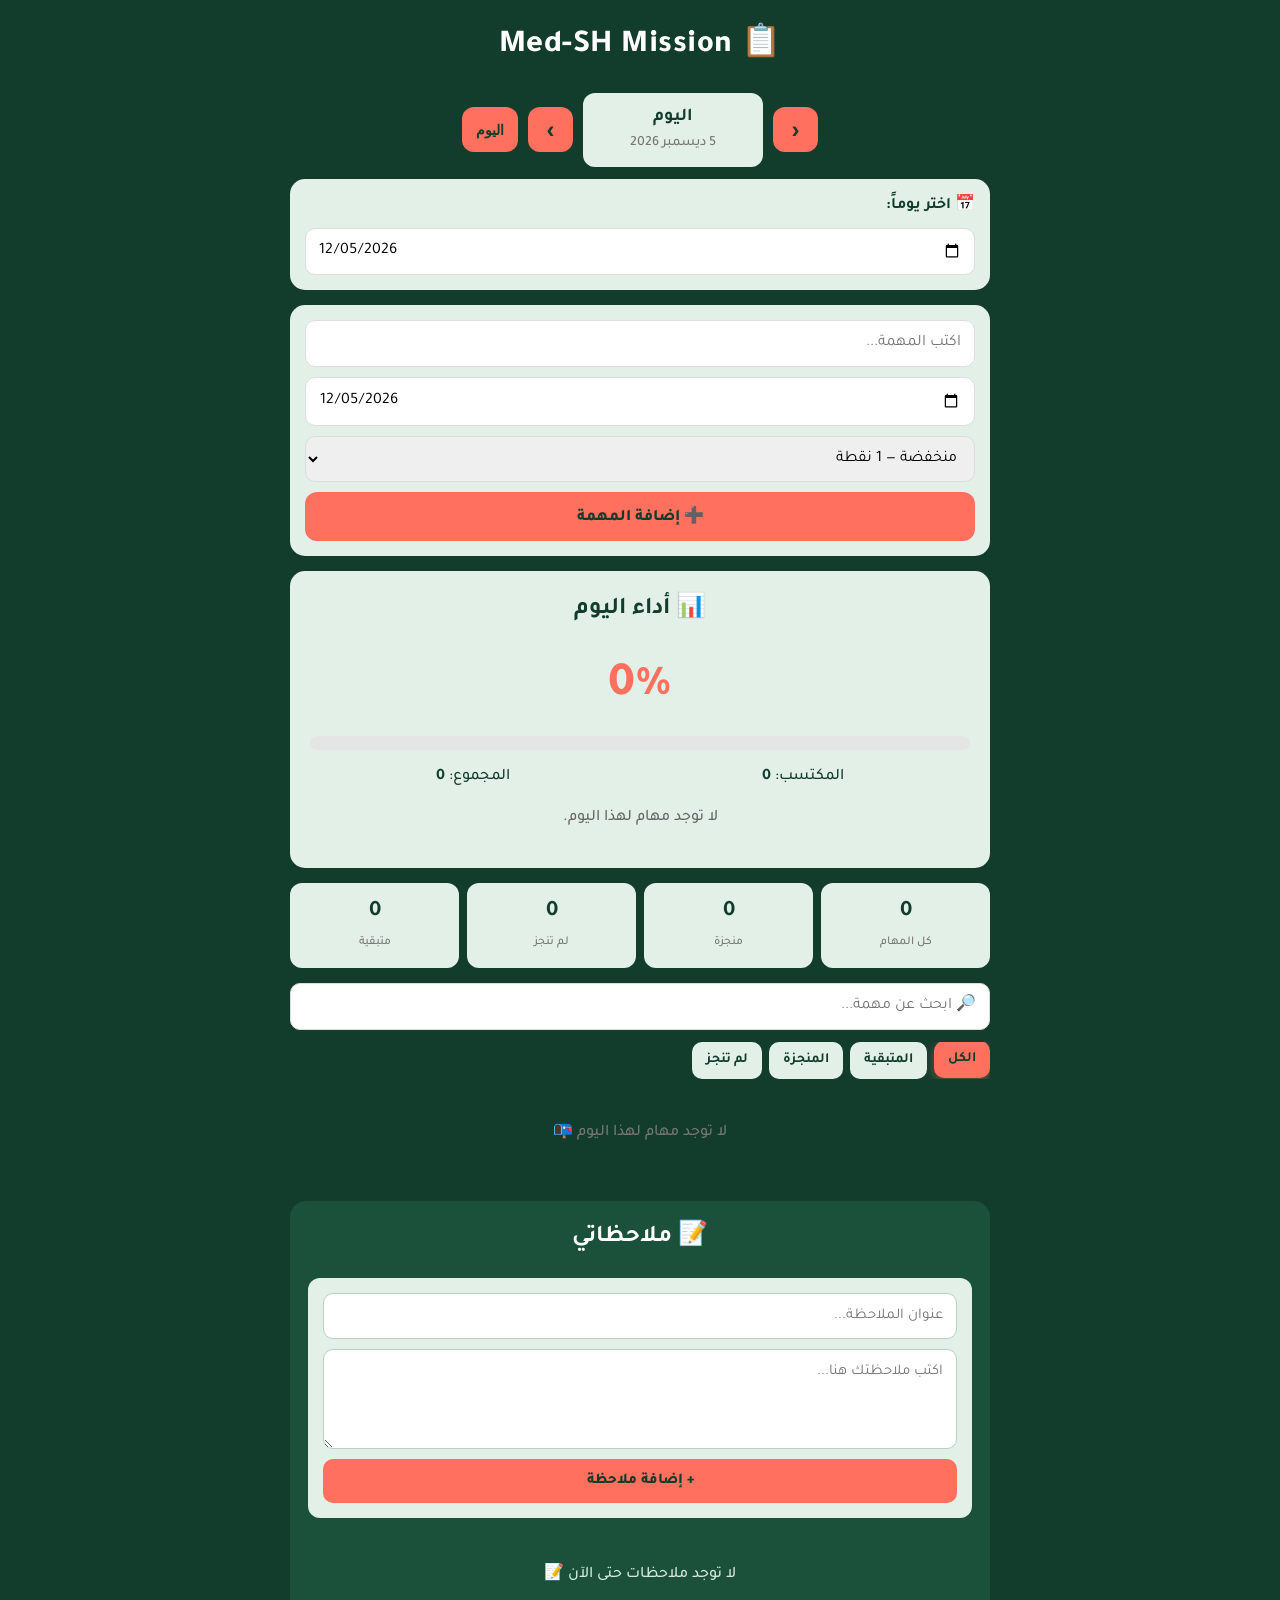
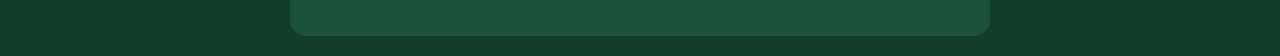
<file: index.html>
<!DOCTYPE html>
<html lang="ar" dir="rtl">
<head>
    <meta charset="UTF-8">
    <meta name="viewport" content="width=device-width, initial-scale=1.0">

    <!-- ═══ معلومات SEO ═══ -->
    <title>Med-SH Missions — إدارة المهام اليومية</title>
    <meta name="description" content="Med-SH Missions — تطبيق عربي لإدارة المهام اليومية مع نظام النقاط والأولويات والملاحظات. أنجز مهامك وتابع أداءك.">
    <meta name="keywords" content="مهام، إدارة الوقت، تنظيم، تخطيط، Med-SH، تطبيق عربي، مهام يومية">
    <meta name="author" content="Mohammed Sellahi">

    <!-- ═══ Open Graph (للمشاركة على فيسبوك/واتساب) ═══ -->
    <meta property="og:title" content="Med-SH Missions — إدارة المهام">
    <meta property="og:description" content="تطبيق مهام يومي مع نظام النقاط والملاحظات">
    <meta property="og:type" content="website">
    <meta property="og:url" content="https://mouhammedsellahi-ops.github.io/MSH_Missions/">
    <meta property="og:image" content="https://mouhammedsellahi-ops.github.io/MSH_Missions/IMG_6810.jpeg">

    <!-- ═══ الأيقونات ═══ -->
    <link rel="icon" type="image/jpeg" href="IMG_6810.jpeg">
    <link rel="apple-touch-icon" href="IMG_6810.jpeg">

    <!-- ═══ ملف PWA ═══ -->
    <link rel="manifest" href="manifest.json">
    <meta name="theme-color" content="#123D2D">
    <meta name="mobile-web-app-capable" content="yes">
    <meta name="apple-mobile-web-app-capable" content="yes">
    <meta name="apple-mobile-web-app-title" content="Med-SH Missions">
    <meta name="google-site-verification" content="vsgkw_1am5UasidsyfZOm_n5ryyMhZfly1MWaSrjvfo" />

    <!-- ═══ الخط الفخم ═══ -->
    <link rel="preconnect" href="https://fonts.googleapis.com">
    <link rel="preconnect" href="https://fonts.gstatic.com" crossorigin>
    <link href="https://fonts.googleapis.com/css2?family=Tajawal:wght@400;500;700;800&display=swap" rel="stylesheet">

    <!-- ═══ ملف الأنماط ═══ -->
    <link rel="stylesheet" href="style.css">
</head>

<body>

<div class="container">

    <h1>📋 Med-SH Mission</h1>

    <!-- ═══ التنقل بين الأيام ═══ -->
    <section class="day-navigation">
        <button onclick="previousDay()">‹</button>

        <div class="selected-day">
            <strong id="dayName">اليوم</strong>
            <span id="selectedDateText"></span>
        </div>

        <button onclick="nextDay()">›</button>

        <button class="today-btn" onclick="goToToday()">اليوم</button>
    </section>

    <!-- ═══ اختيار التاريخ ═══ -->
    <div class="calendar-box">
        <label for="viewDate">📅 اختر يوماً:</label>
        <input type="date" id="viewDate" onchange="changeDate()">
    </div>

    <!-- ═══ إضافة مهمة ═══ -->
    <section class="add-task">
        <input type="text" id="taskInput" placeholder="اكتب المهمة...">
        <input type="date" id="taskDate">
        <select id="priority">
            <option value="low">منخفضة — 1 نقطة</option>
            <option value="medium">متوسطة — 2 نقطة</option>
            <option value="high">مهمة — 3 نقاط</option>
        </select>
        <button onclick="addTask()">➕ إضافة المهمة</button>
    </section>

    <!-- ═══ تقييم اليوم ═══ -->
    <section class="score-card">
        <h2>📊 أداء اليوم</h2>
        <div class="percentage" id="percentage">0%</div>
        <div class="progress">
            <div id="progressBar"></div>
        </div>
        <div class="points">
            <span>المكتسب: <strong id="earnedPoints">0</strong></span>
            <span>المجموع: <strong id="possiblePoints">0</strong></span>
        </div>
        <p id="scoreMessage">لا توجد مهام لهذا اليوم.</p>
    </section>

    <!-- ═══ إحصائيات ═══ -->
    <section class="stats">
        <div>
            <strong id="totalTasks">0</strong>
            <span>كل المهام</span>
        </div>
        <div>
            <strong id="completedTasks">0</strong>
            <span>منجزة</span>
        </div>
        <div>
            <strong id="failedTasks">0</strong>
            <span>لم تنجز</span>
        </div>
        <div>
            <strong id="pendingTasks">0</strong>
            <span>متبقية</span>
        </div>
    </section>

    <!-- ═══ البحث ═══ -->
    <input type="text" id="searchInput" class="search" placeholder="🔎 ابحث عن مهمة..." oninput="displayTasks()">

    <!-- ═══ الفلاتر ═══ -->
    <div class="filters">
        <button onclick="setFilter('all')">الكل</button>
        <button onclick="setFilter('pending')">المتبقية</button>
        <button onclick="setFilter('completed')">المنجزة</button>
        <button onclick="setFilter('failed')">لم تنجز</button>
    </div>

    <!-- ═══ المهام ═══ -->
    <section id="taskList"></section>

    <div id="emptyState" class="empty">لا توجد مهام لهذا اليوم 📭</div>

    <!-- ═══ قسم الملاحظات ═══ -->
    <section class="notes-section">
        <h2>📝 ملاحظاتي</h2>


        <div class="note-form">
            <input type="text" id="noteTitle" placeholder="عنوان الملاحظة...">
            <textarea id="noteContent" placeholder="اكتب ملاحظتك هنا..." rows="4"></textarea>
            <button onclick="addNote()">+ إضافة ملاحظة</button>
        </div>

        <div id="notesList"></div>

        <div id="emptyNotes" class="empty">لا توجد ملاحظات حتى الآن 📝</div>
    </section>

</div>

<script src="script.js"></script>

</body>
</html>
</file>
<file: style.css>
/* ════════════════════════════════════════
   المتغيرات والهوية العامة
   ════════════════════════════════════════ */

:root {
    --bg-dark: #123D2D;
    --bg-medium: #1B503B;
    --bg-light: #E3F0E7;
    --accent: #FF705E;
    --text-on-dark: #FFFFFF;
    --text-on-light: #123D2D;
    --text-muted: #777;
    --border-light: #B9D1C0;

    --font-main: 'Tajawal', Arial, sans-serif;

    --radius-sm: 8px;
    --radius-md: 12px;
    --radius-lg: 15px;
    --radius-xl: 16px;

    --transition: 0.25s ease;
}

/* ════════════════════════════════════════
   أساسيات
   ════════════════════════════════════════ */

* {
    box-sizing: border-box;
}

body {
    margin: 0;
    font-family: var(--font-main);
    background: var(--bg-dark);
    color: var(--text-on-dark);
    font-weight: 500;
    line-height: 1.6;
    -webkit-font-smoothing: antialiased;
    -moz-osx-font-smoothing: grayscale;
}

.container {
    width: 95%;
    max-width: 700px;
    margin: 20px auto;
}

h1 {
    text-align: center;
    margin-bottom: 20px;
    color: var(--text-on-dark);
    font-weight: 800;
    letter-spacing: 0.5px;
}

/* ════════════════════════════════════════
   التنقل بين الأيام
   ════════════════════════════════════════ */

.day-navigation {
    display: flex;
    align-items: center;
    justify-content: center;
    gap: 10px;
    margin-bottom: 12px;
}

.day-navigation > button {
    border: none;
    background: var(--accent);
    color: var(--text-on-light);
    width: 45px;
    height: 45px;
    border-radius: var(--radius-md);
    font-size: 24px;
    font-weight: 800;
    cursor: pointer;
    transition: var(--transition);
}

.day-navigation > button:hover {
    transform: scale(1.08);
    box-shadow: 0 5px 14px rgba(255, 112, 94, 0.4);
}

.day-navigation > button:active {
    transform: scale(0.95);
}

.selected-day {
    min-width: 180px;
    text-align: center;
    background: var(--bg-light);
    color: var(--text-on-light);
    padding: 10px 15px;
    border-radius: var(--radius-md);
}

.selected-day strong {
    display: block;
    font-size: 18px;
}

.selected-day span {
    color: var(--text-muted);
    font-size: 14px;
}

.today-btn {
    font-size: 14px !important;
    width: auto !important;
    padding: 0 14px !important;
}

/* ════════════════════════════════════════
   التقويم
   ════════════════════════════════════════ */

.calendar-box {
    background: var(--bg-light);
    color: var(--text-on-light);
    padding: 15px;
    border-radius: var(--radius-lg);
    margin-bottom: 15px;
}

.calendar-box label {
    display: block;
    margin-bottom: 8px;
    font-weight: 700;
}

.calendar-box input {
    width: 100%;
    padding: 12px;
    border: 1px solid #ddd;
    border-radius: 10px;
    font-size: 16px;
    font-family: var(--font-main);
}

/* ════════════════════════════════════════
   إضافة مهمة
   ════════════════════════════════════════ */

.add-task {
    background: var(--bg-light);
    color: var(--text-on-light);
    padding: 15px;
    border-radius: var(--radius-lg);
    display: grid;
    gap: 10px;
}

.add-task input,
.add-task select {
    width: 100%;
    padding: 13px;
    border: 1px solid #ddd;
    border-radius: 10px;
    font-size: 16px;
    font-family: var(--font-main);
}

.add-task button {
    padding: 13px;
    border: none;
    border-radius: var(--radius-md);
    background: var(--accent);
    color: var(--text-on-light);
    font-family: var(--font-main);
    font-size: 16px;
    font-weight: 800;
    cursor: pointer;
    transition: var(--transition);
}

.add-task button:hover {
    transform: translateY(-2px);
    box-shadow: 0 6px 14px rgba(255, 112, 94, 0.4);
}

.add-task button:active {
    transform: translateY(0) scale(0.98);
}

/* ════════════════════════════════════════
   التقييم
   ════════════════════════════════════════ */

.score-card {
    background: var(--bg-light);
    color: var(--text-on-light);
    padding: 20px;
    border-radius: var(--radius-lg);
    margin-top: 15px;
    text-align: center;
}

.score-card h2 {
    margin-top: 0;
}

.percentage {
    font-size: 48px;
    font-weight: 800;
    margin: 10px;
    color: var(--accent);
}

.progress {
    width: 100%;
    height: 14px;
    background: #e5e5e5;
    border-radius: 20px;
    overflow: hidden;
}

#progressBar {
    height: 100%;
    width: 0%;
    background: linear-gradient(90deg, #FF705E, #FF9A8B);
    border-radius: 20px;
    transition: width 0.6s cubic-bezier(0.4, 0, 0.2, 1);
}

.points {
    display: flex;
    justify-content: space-around;
    margin-top: 15px;
}

#scoreMessage {
    color: #666;
}

/* ════════════════════════════════════════
   الإحصائيات
   ════════════════════════════════════════ */

.stats {
    display: grid;
    grid-template-columns: repeat(4, 1fr);
    gap: 8px;
    margin-top: 15px;
}

.stats div {
    background: var(--bg-light);
    color: var(--text-on-light);
    padding: 12px 5px;
    border-radius: var(--radius-md);
    text-align: center;
}

.stats strong {
    display: block;
    font-size: 22px;
}

.stats span {
    font-size: 12px;
    color: var(--text-muted);
}

/* ════════════════════════════════════════
   البحث
   ════════════════════════════════════════ */

.search {
    width: 100%;
    padding: 13px;
    margin-top: 15px;
    border: 1px solid #ddd;
    border-radius: 10px;
    font-size: 16px;
    font-family: var(--font-main);
}

/* ════════════════════════════════════════
   الفلاتر
   ════════════════════════════════════════ */

.filters {
    display: flex;
    gap: 7px;
    margin: 12px 0;
    overflow-x: auto;
}

.filters button {
    border: none;
    background: var(--bg-light);
    color: var(--text-on-light);
    padding: 10px 14px;
    border-radius: 10px;
    cursor: pointer;
    white-space: nowrap;
    font-family: var(--font-main);
    font-weight: 700;
    font-size: 14px;
    transition: var(--transition);
}

.filters button:hover {
    background: #d4e6da;
    transform: translateY(-1px);
}

.filters button.active {
    background: var(--accent);
    color: var(--text-on-light);
    box-shadow: 0 3px 10px rgba(255, 112, 94, 0.4);
    transform: translateY(-1px);
}

/* ════════════════════════════════════════
   المهام
   ════════════════════════════════════════ */

#taskList {
    display: grid;
    gap: 10px;
}

.task {
    background: var(--bg-light);
    color: var(--text-on-light);
    padding: 15px;
    border-radius: var(--radius-lg);
    animation: taskAppear 0.35s ease-out;
    transition: var(--transition);
}

.task:hover {
    transform: translateY(-2px);
    box-shadow: 0 6px 16px rgba(0, 0, 0, 0.12);
}

@keyframes taskAppear {
    from {
        opacity: 0;
        transform: translateY(12px);
    }
    to {
        opacity: 1;
        transform: translateY(0);
    }
}

.task.completed {
    opacity: 0.65;
}

.task-title {
    font-size: 17px;
    font-weight: 700;
    margin-bottom: 8px;
}

.task-info {
    display: flex;
    gap: 7px;
    flex-wrap: wrap;
    margin-bottom: 10px;
}

.priority {
    padding: 5px 8px;
    border-radius: 7px;
    font-size: 12px;
    background: #eee;
}

.task-actions {
    display: flex;
    gap: 7px;
    flex-wrap: wrap;
}

.task-actions button {
    border: none;
    padding: 9px 13px;
    border-radius: var(--radius-sm);
    cursor: pointer;
    font-family: var(--font-main);
    font-weight: 700;
    font-size: 13px;
    background: var(--accent);
    color: var(--text-on-light);
    transition: var(--transition);
}

.task-actions button:hover {
    transform: translateY(-2px);
    box-shadow: 0 4px 10px rgba(255, 112, 94, 0.35);
}

.task-actions button:active {
    transform: translateY(0) scale(0.96);
}

.empty {
    text-align: center;
    padding: 30px;
    color: var(--text-muted);
}

/* ════════════════════════════════════════
   قسم الملاحظات
   ════════════════════════════════════════ */

.notes-section {
    margin-top: 25px;
    padding: 18px;
    border-radius: var(--radius-xl);
    background: var(--bg-medium);
}

.notes-section h2 {
    color: var(--text-on-dark);
    text-align: center;
    margin-top: 0;
}

.note-form {
    background: var(--bg-light);
    color: var(--text-on-light);
    padding: 15px;
    border-radius: var(--radius-md);
    display: grid;
    gap: 10px;
}

.note-form input,
.note-form textarea {
    width: 100%;
    padding: 13px;
    border: 1px solid var(--border-light);
    border-radius: 10px;
    font-family: var(--font-main);
    font-size: 15px;
}

.note-form textarea {
    resize: vertical;
}

.note-form button {
    padding: 13px;
    border: none;
    border-radius: 10px;
    background: var(--accent);
    color: var(--text-on-light);
    font-family: var(--font-main);
    font-weight: 800;
    font-size: 15px;
    cursor: pointer;
    transition: var(--transition);
}

.note-form button:hover {
    transform: translateY(-2px);
    box-shadow: 0 6px 14px rgba(255, 112, 94, 0.4);
}

/* ════════════════════════════════════════
   بطاقات الملاحظات
   ════════════════════════════════════════ */

#notesList {
    display: grid;
    gap: 12px;
    margin-top: 15px;
}

.note-card {
    background: var(--bg-light);
    color: var(--text-on-light);
    padding: 15px;
    border-radius: var(--radius-md);
    overflow-wrap: anywhere;
    animation: taskAppear 0.35s ease-out;
    transition: var(--transition);
}

.note-card:hover {
    transform: translateY(-2px);
    box-shadow: 0 6px 16px rgba(0, 0, 0, 0.12);
}

.note-card h3 {
    margin: 0 0 10px;
}

.note-card p {
    white-space: pre-wrap;
    line-height: 1.7;
}

.note-actions {
    display: flex;
    gap: 8px;
    flex-wrap: wrap;
}

.note-actions button {
    padding: 9px 13px;
    border-radius: var(--radius-sm);
    border: none;
    background: var(--accent);
    color: var(--text-on-light);
    font-family: var(--font-main);
    font-weight: 700;
    font-size: 13px;
    cursor: pointer;
    transition: var(--transition);
}

.note-actions button:hover {
    transform: translateY(-2px);
    box-shadow: 0 4px 10px rgba(255, 112, 94, 0.35);
}

.notes-section .empty {
    color: #D5E9DC;
}

/* ════════════════════════════════════════
   الهاتف
   ════════════════════════════════════════ */

@media (max-width: 500px) {
    .stats {
        grid-template-columns: repeat(2, 1fr);
    }

    .day-navigation {
        flex-wrap: wrap;
    }

    .selected-day {
        flex: 1;
    }
}
</file>
